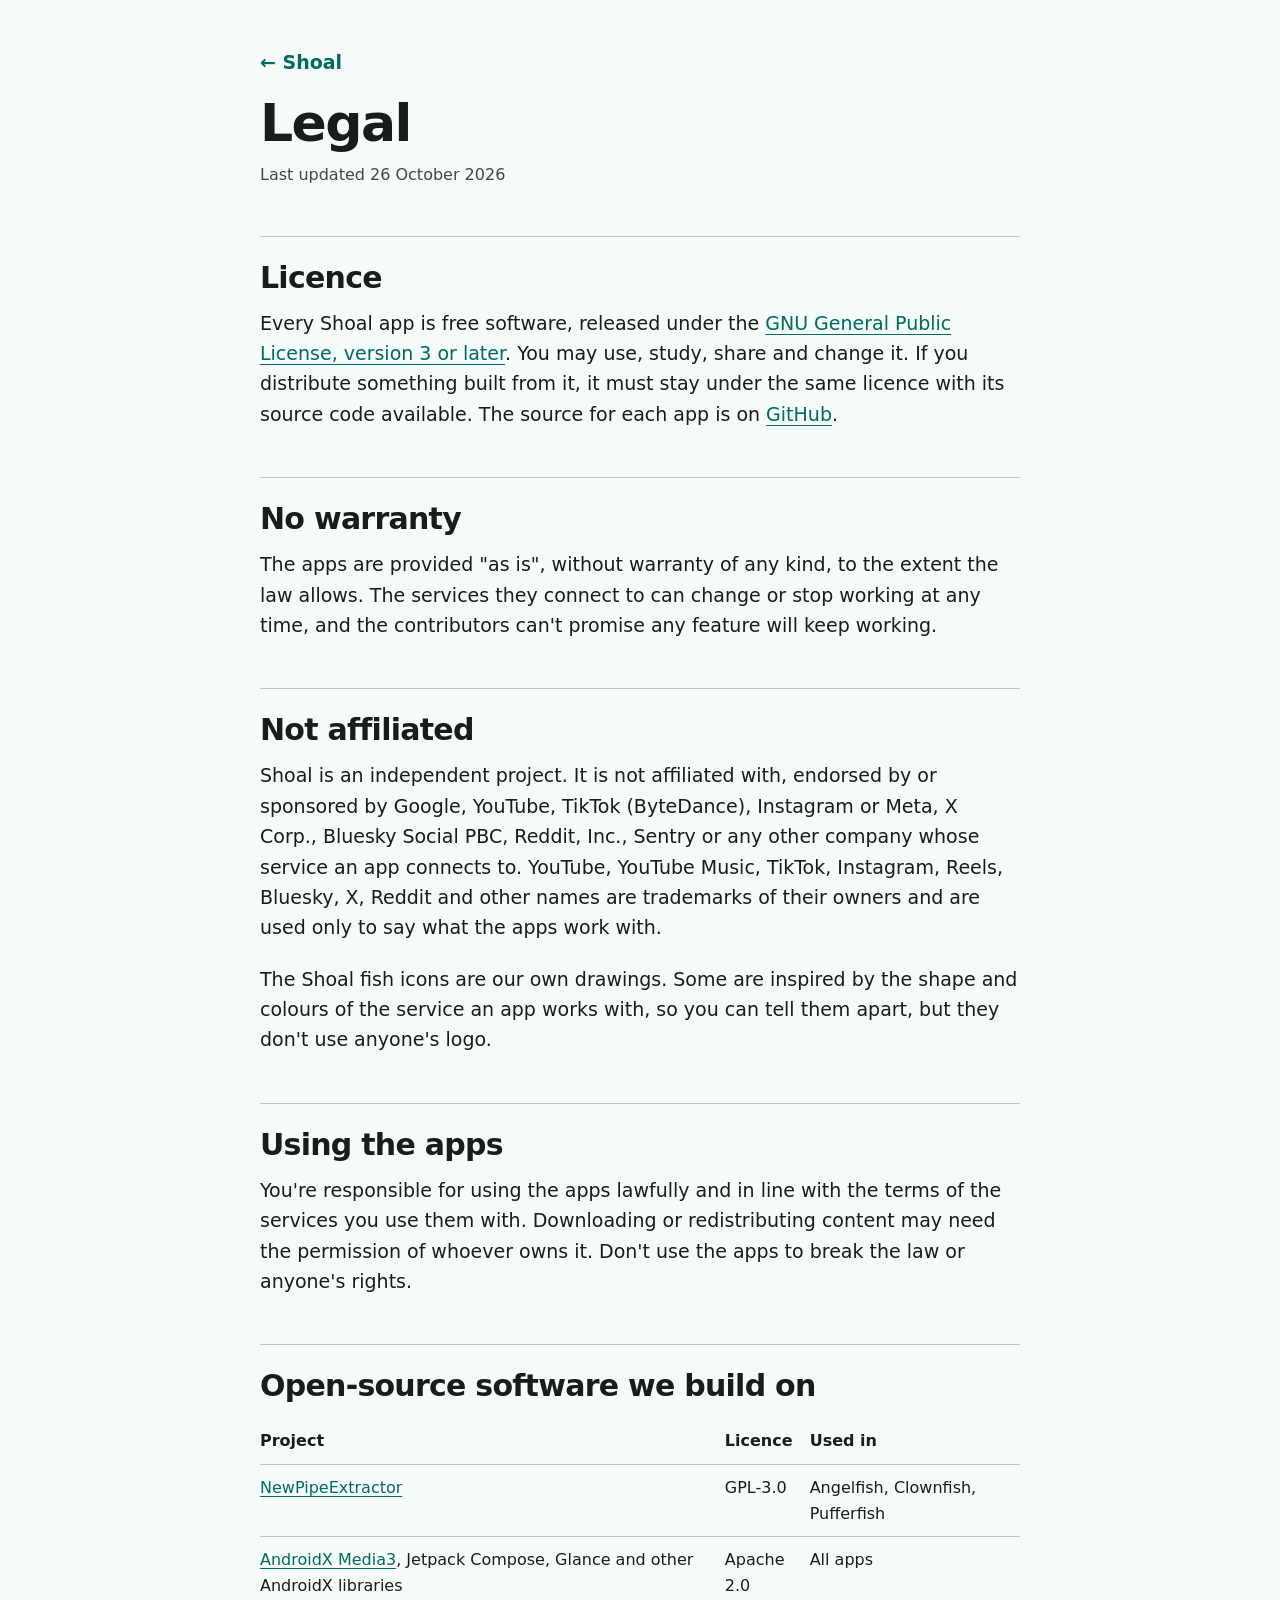
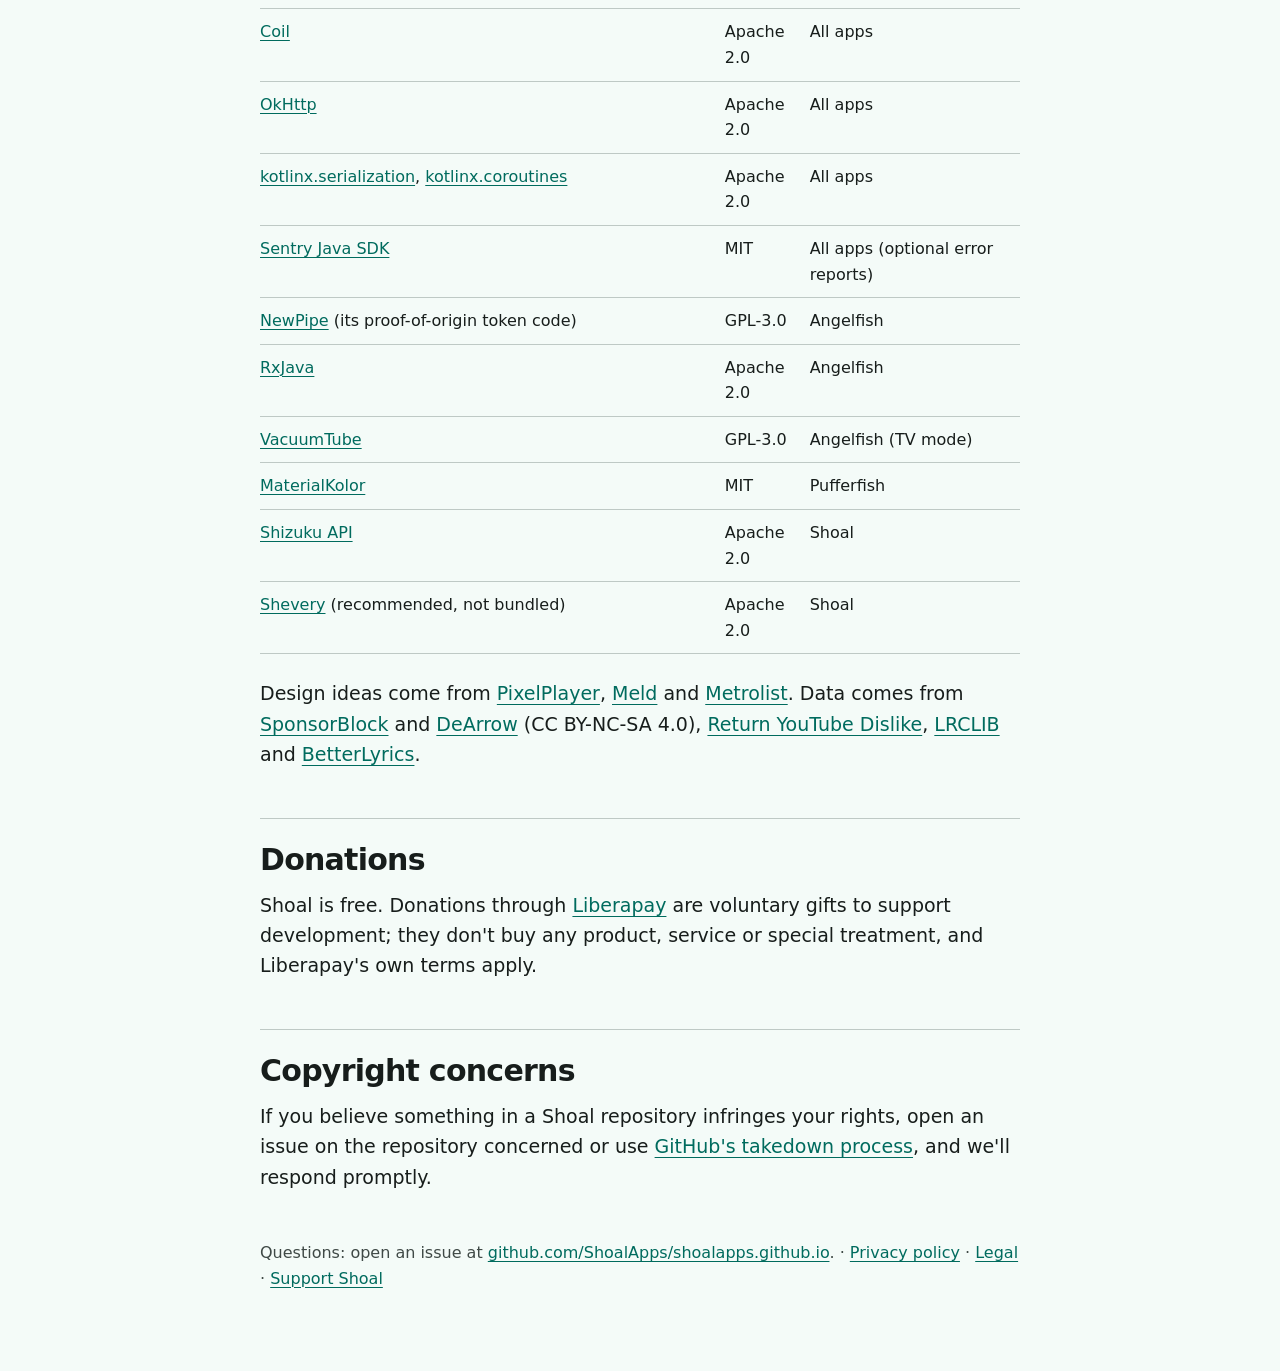
<file: legal.html>
<!doctype html>
<html lang="en">
<head>
<meta charset="utf-8">
<meta name="viewport" content="width=device-width, initial-scale=1">
<title>Legal · Shoal</title>
<meta name="description" content="Shoal: open-source Android apps that take on your wallpaper's colours with Material You.">
<meta name="theme-color" content="#006b5e">
<link rel="icon" href="logo.svg" type="image/svg+xml">
<link rel="stylesheet" href="assets/shoal.css?v=20261105j">
</head>
<body>
<main class="doc">
  <a class="back" href="./">← Shoal</a>
  <h1>Legal</h1>
  <p class="meta">Last updated 26 October 2026</p>

  <h2>Licence</h2>
  <p>Every Shoal app is free software, released under the <a href="https://www.gnu.org/licenses/gpl-3.0.html">GNU General Public License, version 3 or later</a>. You may use, study, share and change it. If you distribute something built from it, it must stay under the same licence with its source code available. The source for each app is on <a href="https://github.com/ShoalApps">GitHub</a>.</p>

  <h2>No warranty</h2>
  <p>The apps are provided "as is", without warranty of any kind, to the extent the law allows. The services they connect to can change or stop working at any time, and the contributors can't promise any feature will keep working.</p>

  <h2>Not affiliated</h2>
  <p>Shoal is an independent project. It is not affiliated with, endorsed by or sponsored by Google, YouTube, TikTok (ByteDance), Instagram or Meta, X Corp., Bluesky Social PBC, Reddit, Inc., Sentry or any other company whose service an app connects to. YouTube, YouTube Music, TikTok, Instagram, Reels, Bluesky, X, Reddit and other names are trademarks of their owners and are used only to say what the apps work with.</p>
  <p>The Shoal fish icons are our own drawings. Some are inspired by the shape and colours of the service an app works with, so you can tell them apart, but they don't use anyone's logo.</p>

  <h2>Using the apps</h2>
  <p>You're responsible for using the apps lawfully and in line with the terms of the services you use them with. Downloading or redistributing content may need the permission of whoever owns it. Don't use the apps to break the law or anyone's rights.</p>

  <h2>Open-source software we build on</h2>
  <table>
    <tr><th>Project</th><th>Licence</th><th>Used in</th></tr>
    <tr><td><a href="https://github.com/TeamNewPipe/NewPipeExtractor">NewPipeExtractor</a></td><td>GPL-3.0</td><td>Angelfish, Clownfish, Pufferfish</td></tr>
    <tr><td><a href="https://github.com/androidx/media">AndroidX Media3</a>, Jetpack Compose, Glance and other AndroidX libraries</td><td>Apache 2.0</td><td>All apps</td></tr>
    <tr><td><a href="https://github.com/coil-kt/coil">Coil</a></td><td>Apache 2.0</td><td>All apps</td></tr>
    <tr><td><a href="https://github.com/square/okhttp">OkHttp</a></td><td>Apache 2.0</td><td>All apps</td></tr>
    <tr><td><a href="https://github.com/Kotlin/kotlinx.serialization">kotlinx.serialization</a>, <a href="https://github.com/Kotlin/kotlinx.coroutines">kotlinx.coroutines</a></td><td>Apache 2.0</td><td>All apps</td></tr>
    <tr><td><a href="https://github.com/getsentry/sentry-java">Sentry Java SDK</a></td><td>MIT</td><td>All apps (optional error reports)</td></tr>
    <tr><td><a href="https://github.com/TeamNewPipe/NewPipe">NewPipe</a> (its proof-of-origin token code)</td><td>GPL-3.0</td><td>Angelfish</td></tr>
    <tr><td><a href="https://github.com/ReactiveX/RxJava">RxJava</a></td><td>Apache 2.0</td><td>Angelfish</td></tr>
    <tr><td><a href="https://github.com/shy1132/VacuumTube">VacuumTube</a></td><td>GPL-3.0</td><td>Angelfish (TV mode)</td></tr>
    <tr><td><a href="https://github.com/jordond/materialkolor">MaterialKolor</a></td><td>MIT</td><td>Pufferfish</td></tr>
    <tr><td><a href="https://github.com/RikkaApps/Shizuku-API">Shizuku API</a></td><td>Apache 2.0</td><td>Shoal</td></tr>
    <tr><td><a href="https://github.com/HmnDev-Tech/shevery">Shevery</a> (recommended, not bundled)</td><td>Apache 2.0</td><td>Shoal</td></tr>
  </table>
  <p>Design ideas come from <a href="https://github.com/PixelPlayerHQ/PixelPlayer">PixelPlayer</a>, <a href="https://github.com/FrancescoGrazioso/Meld">Meld</a> and <a href="https://github.com/MetrolistGroup/Metrolist">Metrolist</a>. Data comes from <a href="https://sponsor.ajay.app">SponsorBlock</a> and <a href="https://dearrow.ajay.app">DeArrow</a> (CC BY-NC-SA 4.0), <a href="https://returnyoutubedislike.com">Return YouTube Dislike</a>, <a href="https://lrclib.net">LRCLIB</a> and <a href="https://github.com/better-lyrics/better-lyrics">BetterLyrics</a>.</p>

  <h2>Donations</h2>
  <p>Shoal is free. Donations through <a href="https://liberapay.com/ShoalApps">Liberapay</a> are voluntary gifts to support development; they don't buy any product, service or special treatment, and Liberapay's own terms apply.</p>

  <h2>Copyright concerns</h2>
  <p>If you believe something in a Shoal repository infringes your rights, open an issue on the repository concerned or use <a href="https://docs.github.com/en/site-policy/content-removal-policies/dmca-takedown-policy">GitHub's takedown process</a>, and we'll respond promptly.</p>

  <p class="meta" style="margin-top:48px">Questions: open an issue at <a href="https://github.com/ShoalApps/shoalapps.github.io/issues">github.com/ShoalApps/shoalapps.github.io</a>. · <a href="privacy.html">Privacy policy</a> · <a href="legal.html">Legal</a> · <a href="https://liberapay.com/ShoalApps">Support Shoal</a></p>
</main>
</body>
</html>
</file>
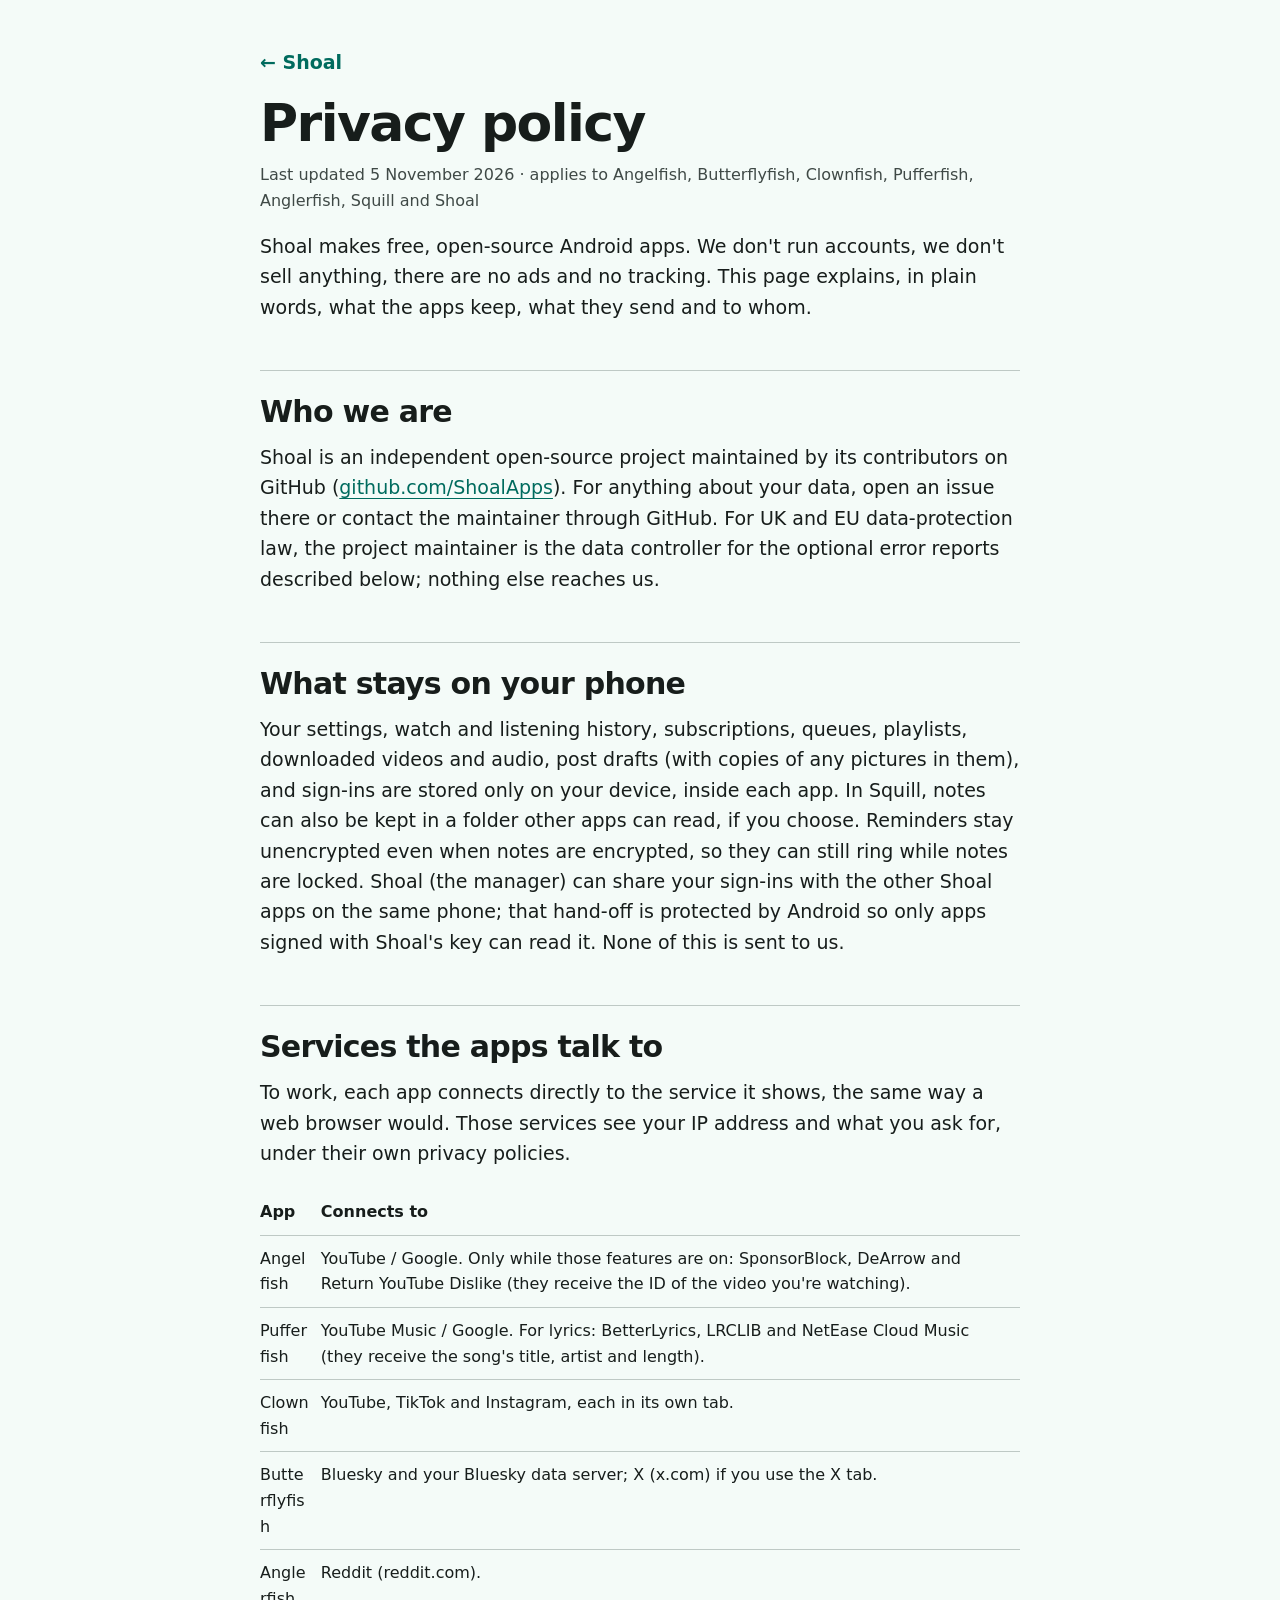
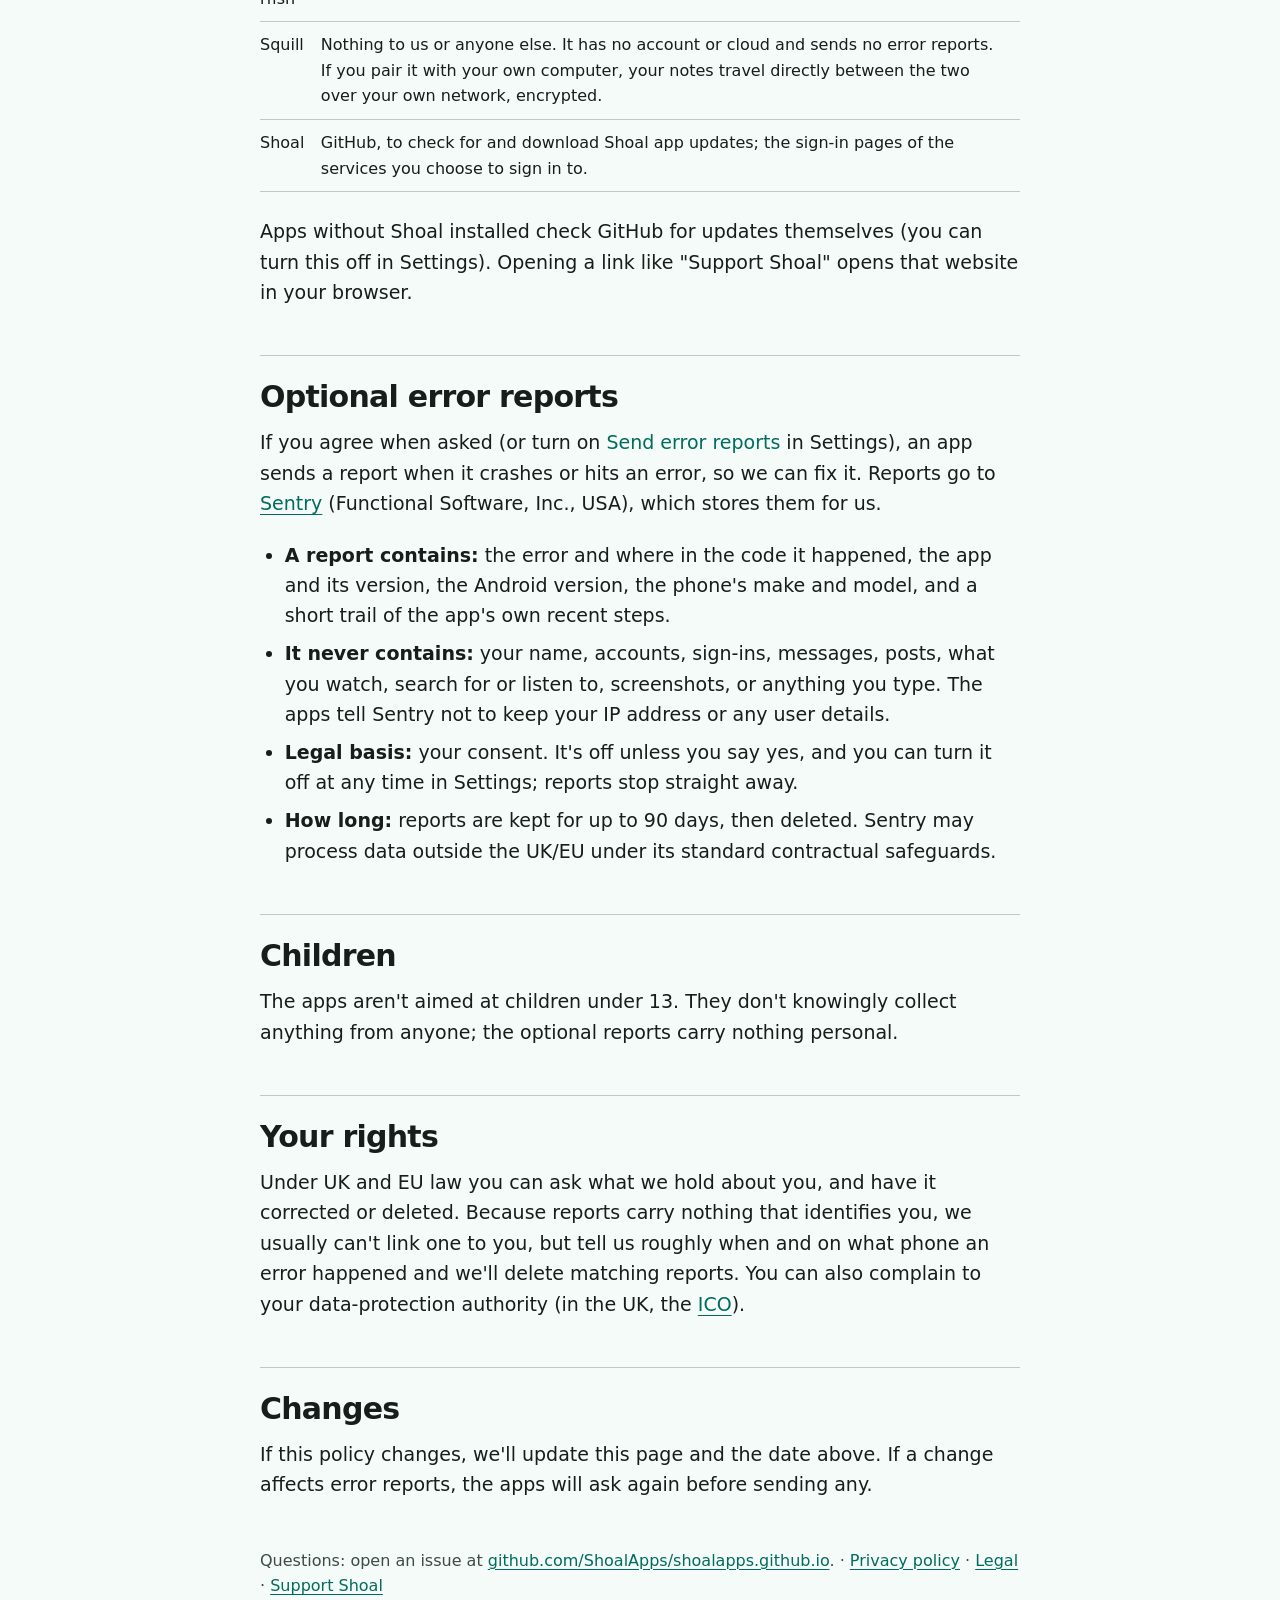
<file: privacy.html>
<!doctype html>
<html lang="en">
<head>
<meta charset="utf-8">
<meta name="viewport" content="width=device-width, initial-scale=1">
<title>Privacy policy · Shoal</title>
<meta name="description" content="Shoal: open-source Android apps that take on your wallpaper's colours with Material You.">
<meta name="theme-color" content="#006b5e">
<link rel="icon" href="logo.svg" type="image/svg+xml">
<link rel="stylesheet" href="assets/shoal.css?v=20261105j">
</head>
<body>
<main class="doc">
  <a class="back" href="./">← Shoal</a>
  <h1>Privacy policy</h1>
  <p class="meta">Last updated 5 November 2026 · applies to Angelfish, Butterflyfish, Clownfish, Pufferfish, Anglerfish, Squill and Shoal</p>
  <p>Shoal makes free, open-source Android apps. We don't run accounts, we don't sell anything, there are no ads and no tracking. This page explains, in plain words, what the apps keep, what they send and to whom.</p>

  <h2>Who we are</h2>
  <p>Shoal is an independent open-source project maintained by its contributors on GitHub (<a href="https://github.com/ShoalApps">github.com/ShoalApps</a>). For anything about your data, open an issue there or contact the maintainer through GitHub. For UK and EU data-protection law, the project maintainer is the data controller for the optional error reports described below; nothing else reaches us.</p>

  <h2>What stays on your phone</h2>
  <p>Your settings, watch and listening history, subscriptions, queues, playlists, downloaded videos and audio, post drafts (with copies of any pictures in them), and sign-ins are stored only on your device, inside each app. In Squill, notes can also be kept in a folder other apps can read, if you choose. Reminders stay unencrypted even when notes are encrypted, so they can still ring while notes are locked. Shoal (the manager) can share your sign-ins with the other Shoal apps on the same phone; that hand-off is protected by Android so only apps signed with Shoal's key can read it. None of this is sent to us.</p>

  <h2>Services the apps talk to</h2>
  <p>To work, each app connects directly to the service it shows, the same way a web browser would. Those services see your IP address and what you ask for, under their own privacy policies.</p>
  <table>
    <tr><th>App</th><th>Connects to</th></tr>
    <tr><td>Angelfish</td><td>YouTube / Google. Only while those features are on: SponsorBlock, DeArrow and Return YouTube Dislike (they receive the ID of the video you're watching).</td></tr>
    <tr><td>Pufferfish</td><td>YouTube Music / Google. For lyrics: BetterLyrics, LRCLIB and NetEase Cloud Music (they receive the song's title, artist and length).</td></tr>
    <tr><td>Clownfish</td><td>YouTube, TikTok and Instagram, each in its own tab.</td></tr>
    <tr><td>Butterflyfish</td><td>Bluesky and your Bluesky data server; X (x.com) if you use the X tab.</td></tr>
    <tr><td>Anglerfish</td><td>Reddit (reddit.com).</td></tr>
    <tr><td>Squill</td><td>Nothing to us or anyone else. It has no account or cloud and sends no error reports. If you pair it with your own computer, your notes travel directly between the two over your own network, encrypted.</td></tr>
    <tr><td>Shoal</td><td>GitHub, to check for and download Shoal app updates; the sign-in pages of the services you choose to sign in to.</td></tr>
  </table>
  <p>Apps without Shoal installed check GitHub for updates themselves (you can turn this off in Settings). Opening a link like "Support Shoal" opens that website in your browser.</p>

  <h2>Optional error reports</h2>
  <p>If you agree when asked (or turn on <em>Send error reports</em> in Settings), an app sends a report when it crashes or hits an error, so we can fix it. Reports go to <a href="https://sentry.io/privacy/">Sentry</a> (Functional Software, Inc., USA), which stores them for us.</p>
  <ul>
    <li><strong>A report contains:</strong> the error and where in the code it happened, the app and its version, the Android version, the phone's make and model, and a short trail of the app's own recent steps.</li>
    <li><strong>It never contains:</strong> your name, accounts, sign-ins, messages, posts, what you watch, search for or listen to, screenshots, or anything you type. The apps tell Sentry not to keep your IP address or any user details.</li>
    <li><strong>Legal basis:</strong> your consent. It's off unless you say yes, and you can turn it off at any time in Settings; reports stop straight away.</li>
    <li><strong>How long:</strong> reports are kept for up to 90 days, then deleted. Sentry may process data outside the UK/EU under its standard contractual safeguards.</li>
  </ul>

  <h2>Children</h2>
  <p>The apps aren't aimed at children under 13. They don't knowingly collect anything from anyone; the optional reports carry nothing personal.</p>

  <h2>Your rights</h2>
  <p>Under UK and EU law you can ask what we hold about you, and have it corrected or deleted. Because reports carry nothing that identifies you, we usually can't link one to you, but tell us roughly when and on what phone an error happened and we'll delete matching reports. You can also complain to your data-protection authority (in the UK, the <a href="https://ico.org.uk">ICO</a>).</p>

  <h2>Changes</h2>
  <p>If this policy changes, we'll update this page and the date above. If a change affects error reports, the apps will ask again before sending any.</p>

  <p class="meta" style="margin-top:48px">Questions: open an issue at <a href="https://github.com/ShoalApps/shoalapps.github.io/issues">github.com/ShoalApps/shoalapps.github.io</a>. · <a href="privacy.html">Privacy policy</a> · <a href="legal.html">Legal</a> · <a href="https://liberapay.com/ShoalApps">Support Shoal</a></p>
</main>
</body>
</html>
</file>
<file: assets/shoal.css>
/* Shoal's shared design library. Every page loads this, and so can anything else:
     <link rel="stylesheet" href="https://shoalapps.github.io/assets/shoal.css">
   Change a colour or a size here and it changes everywhere. Pages only add layout of their own. */

:root {
  color-scheme: light dark;

  /* Sizes. Nothing anyone has to read goes below --text-small. */
  --text: clamp(17px, 16px + .25vw, 19px);
  --text-small: 16px;
  --label: 15px;
  --heading-1: clamp(44px, 5.6vw, 84px);
  --heading-2: clamp(34px, 3.8vw, 56px);
  --heading-3: clamp(22px, 1.8vw, 28px);
  --measure: 62ch;

  /* Space */
  --gutter: clamp(20px, 5vw, 64px);
  --section-space: clamp(56px, 7vw, 112px);
  --spread-gap: clamp(32px, 5vw, 88px);
  --page-width: 1240px;

  /* Motion */
  --spring: cubic-bezier(.34, 1.56, .64, 1);
  --emphasized: cubic-bezier(.2, 0, 0, 1);

  /* Palette: Shoal sea green. palette.js swaps these for a full Material You scheme. */
  --primary: #006b5e; --on-primary: #ffffff;
  --primary-container: #9ff2e2; --on-primary-container: #005047;
  --secondary-container: #cae6de; --on-secondary-container: #334b46;
  --tertiary-container: #5b7890; --on-tertiary-container: #ffffff;
  --surface: #f4fbf8; --on-surface: #171d1b; --on-surface-variant: #3f4946;
  --surface-container-low: #eff5f2; --surface-container: #e9efec;
  --surface-container-high: #e3eae7; --surface-container-highest: #dde4e1;
  --outline: #6d7774; --outline-variant: #bec9c5;
  --abyss: #112b29; --deep-start: #234540; --foam: #e6faf5;
}
@media (prefers-color-scheme: dark) {
  :root:not([data-theme="light"]) {
    --primary: #83d5c6; --on-primary: #003730;
    --primary-container: #005047; --on-primary-container: #9ff2e2;
    --secondary-container: #354e49; --on-secondary-container: #cde8e1;
    --tertiary-container: #7794ad; --on-tertiary-container: #000000;
    --surface: #0e1513; --on-surface: #dde4e1; --on-surface-variant: #bec9c5;
    --surface-container-low: #171d1b; --surface-container: #1b211f;
    --surface-container-high: #252b2a; --surface-container-highest: #303634;
    --outline: #899390; --outline-variant: #3f4946;
  }
}
:root[data-theme="dark"] {
  --primary: #83d5c6; --on-primary: #003730;
  --primary-container: #005047; --on-primary-container: #9ff2e2;
  --secondary-container: #354e49; --on-secondary-container: #cde8e1;
  --tertiary-container: #7794ad; --on-tertiary-container: #000000;
  --surface: #0e1513; --on-surface: #dde4e1; --on-surface-variant: #bec9c5;
  --surface-container-low: #171d1b; --surface-container: #1b211f;
  --surface-container-high: #252b2a; --surface-container-highest: #303634;
  --outline: #899390; --outline-variant: #3f4946;
}

/* Base */
* { box-sizing: border-box; }
html { scroll-behavior: smooth; scroll-padding-top: 88px; -webkit-text-size-adjust: 100%; overflow-x: clip; }
body {
  margin: 0; overflow-x: clip;
  font-family: system-ui, -apple-system, "Segoe UI", Roboto, sans-serif;
  font-size: var(--text); line-height: 1.6;
  background: var(--surface); color: var(--on-surface);
}
p { margin: 0 0 1.1em; max-width: var(--measure); overflow-wrap: break-word; }
p:last-child { margin-bottom: 0; }
h1, h2, h3 { margin: 0; font-weight: 750; text-wrap: balance; }
h1 { font-size: var(--heading-1); line-height: 1.04; letter-spacing: -.03em; }
h2 { font-size: var(--heading-2); line-height: 1.1; letter-spacing: -.025em; }
h3 { font-size: var(--heading-3); line-height: 1.2; letter-spacing: -.012em; }
em { font-style: normal; color: var(--primary); }
a { color: inherit; text-decoration-thickness: 1px; text-underline-offset: .2em; }
a:hover { text-decoration-thickness: 2px; }
button { font: inherit; cursor: pointer; }
a, button { -webkit-tap-highlight-color: transparent; }
:focus-visible { outline: 3px solid currentColor; outline-offset: 4px; }

/* Parts */
.wrap { width: min(100% - 2 * var(--gutter), var(--page-width)); margin-inline: auto; }
.row { display: flex; flex-wrap: wrap; gap: 12px; }
.btn {
  display: inline-flex; align-items: center; justify-content: center; gap: 12px;
  min-height: 50px; padding: 12px 24px; border: 0; border-radius: 999px;
  font-size: var(--text-small); font-weight: 650; line-height: 1.3; text-decoration: none;
}
.btn:hover { text-decoration: underline; text-underline-offset: 4px; }
.btn.filled { background: var(--primary); color: var(--on-primary); }
.btn.tonal { background: var(--secondary-container); color: var(--on-secondary-container); }
.brand { display: flex; align-items: center; gap: 10px; min-height: 44px; font-size: 22px; font-weight: 750; letter-spacing: -.02em; text-decoration: none; }
.brand svg { width: 32px; height: 32px; pointer-events: none; }
.skip-link { position: fixed; top: 10px; left: 10px; z-index: 100; padding: 12px; background: var(--surface); transform: translateY(-160%); }
.skip-link:focus { transform: none; }

/* Long documents: privacy, legal, anything else with a lot of words. */
.doc { width: min(100% - 2 * var(--gutter), 760px); margin-inline: auto; padding-block: 40px 80px; }
.doc .back { display: inline-flex; align-items: center; min-height: 44px; color: var(--primary); font-weight: 650; text-decoration: none; }
.doc h1 { font-size: clamp(36px, 5vw, 52px); margin-block: 12px 12px; }
.doc h2 { font-size: clamp(24px, 2.4vw, 30px); margin-block: 48px 14px; padding-top: 24px; border-top: 1px solid var(--outline-variant); }
.doc p, .doc ul { max-width: none; }
.doc ul { padding-left: 1.3em; margin: 0 0 1.1em; }
.doc li { margin-bottom: .4em; }
.doc a { color: var(--primary); overflow-wrap: anywhere; }
.doc .meta { color: var(--on-surface-variant); font-size: var(--text-small); }
.doc table { width: 100%; margin-block: 16px 24px; border-collapse: collapse; font-size: var(--text-small); }
.doc th, .doc td { padding: 10px 12px 10px 0; border-bottom: 1px solid var(--outline-variant); text-align: left; vertical-align: top; overflow-wrap: anywhere; }

/* Motion is optional, everywhere. */
:root[data-motion="off"] *, :root[data-motion="off"] *::before, :root[data-motion="off"] *::after { animation: none !important; transition: none !important; scroll-behavior: auto !important; }
@media (prefers-reduced-motion: reduce) {
  html { scroll-behavior: auto; }
  *, *::before, *::after { animation: none !important; transition: none !important; }
}
</file>
